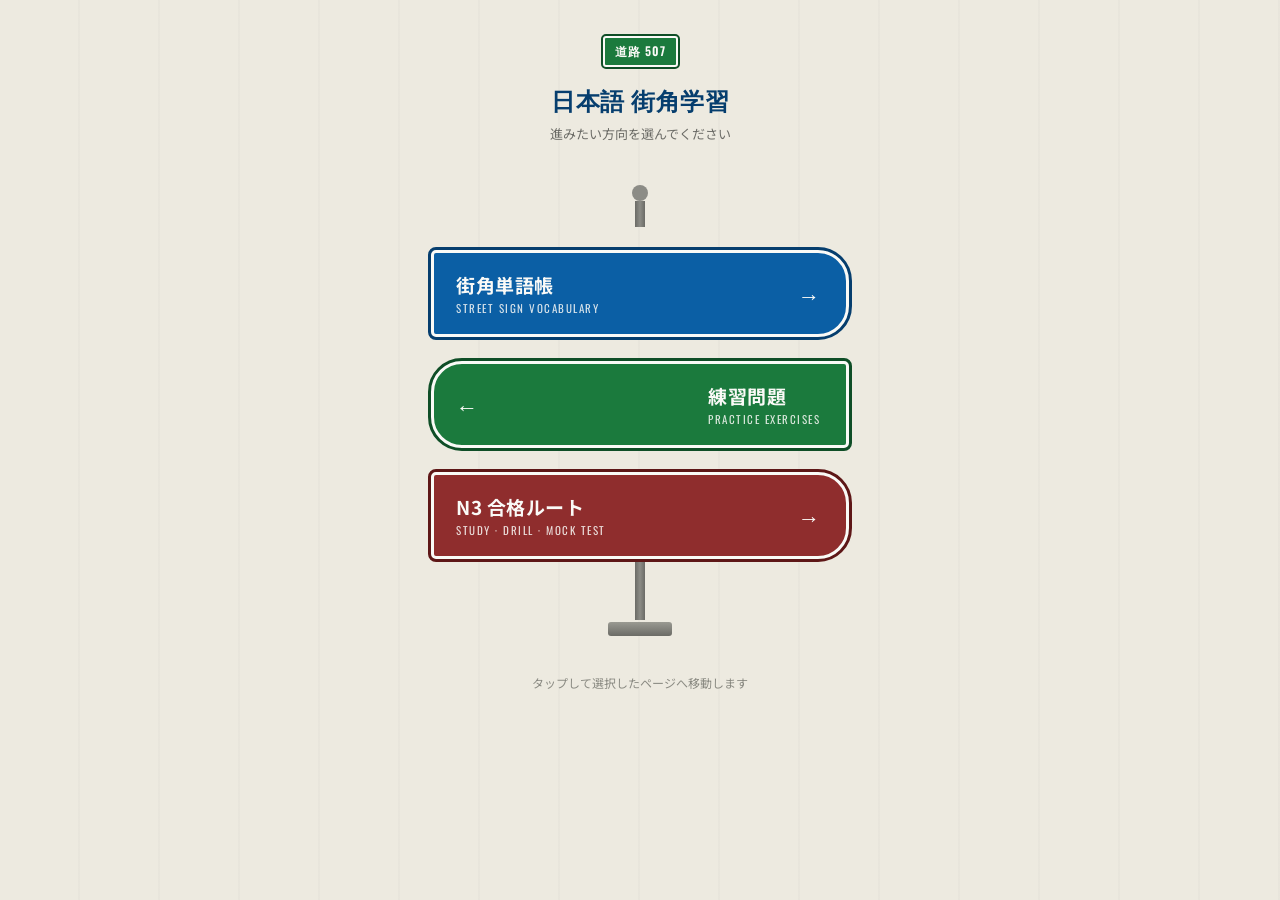
<file: index.html>
<!DOCTYPE html>
<html lang="ja">
<head>
<meta charset="UTF-8">
<meta name="viewport" content="width=device-width, initial-scale=1.0">
<title>日本語 街角学習</title>
<link rel="preconnect" href="https://fonts.googleapis.com">
<link rel="preconnect" href="https://fonts.gstatic.com" crossorigin>
<link href="https://fonts.googleapis.com/css2?family=Oswald:wght@500;600;700&family=Noto+Sans+JP:wght@400;500;700&display=swap" rel="stylesheet">
<style>
  :root{
    --sign-blue:#0B5FA5;
    --sign-blue-dark:#063E6E;
    --sign-green:#1B7A3D;
    --sign-green-dark:#0F4E27;
    --concrete:#EDEAE0;
    --concrete-line:#D8D4C6;
    --ink:#1C1C1C;
    --pole:#8C8C86;
    --white:#FAFAF7;
  }
  *{box-sizing:border-box;}
  body{
    margin:0;
    min-height:100vh;
    background:
      repeating-linear-gradient(90deg, transparent, transparent 78px, rgba(0,0,0,0.02) 78px, rgba(0,0,0,0.02) 80px),
      var(--concrete);
    font-family:'Noto Sans JP','Oswald',sans-serif;
    color:var(--ink);
    display:flex;
    flex-direction:column;
    align-items:center;
    padding:36px 16px 48px;
  }

  .masthead{text-align:center;margin-bottom:8px;}
  .masthead .route{
    display:inline-block;
    font-family:'Oswald',sans-serif;
    background:var(--sign-green);
    color:var(--white);
    font-weight:600;
    font-size:12px;
    letter-spacing:1px;
    padding:4px 10px;
    border:2px solid var(--white);
    outline:2px solid var(--sign-green-dark);
    border-radius:3px;
    margin-bottom:14px;
  }
  .masthead h1{
    font-family:'Oswald',sans-serif;
    font-weight:700;
    font-size:24px;
    letter-spacing:0.5px;
    margin:0 0 6px;
    color:var(--sign-blue-dark);
  }
  .masthead p{
    font-size:13px;
    color:#6b6b66;
    margin:0;
  }

  .signpost{
    display:flex;
    flex-direction:column;
    align-items:center;
    margin-top:34px;
    width:100%;
    max-width:420px;
  }
  .cap{
    width:16px;height:16px;
    background:var(--pole);
    border-radius:50%;
  }
  .pole-seg{
    width:10px;height:26px;
    background:linear-gradient(90deg,#6b6b66,var(--pole),#6b6b66);
  }

  .arm{
    position:relative;
    display:block;
    text-decoration:none;
    color:var(--white);
    width:100%;
    padding:18px 26px 18px 22px;
    margin-top:22px;
    border:4px solid var(--white);
    outline:3px solid var(--sign-blue-dark);
    outline-offset:-1px;
    display:flex;
    align-items:center;
    justify-content:space-between;
    gap:14px;
    transition:transform .15s ease, filter .15s ease;
  }
  .arm:active{transform:scale(0.97);}
  .arm:hover{filter:brightness(1.05);}

  .arm.right{
    background:var(--sign-blue);
    outline-color:var(--sign-blue-dark);
    border-radius:6px 32px 32px 6px;
  }
  .arm.left{
    background:var(--sign-green);
    outline-color:var(--sign-green-dark);
    border-radius:32px 6px 6px 32px;
    flex-direction:row-reverse;
  }
  .arm.n3{
    background:#8F2D2D;
    outline-color:#5E1717;
    border-radius:6px 32px 32px 6px;
  }

  .arm-text{display:flex;flex-direction:column;gap:2px;}
  .arm-jp{
    font-family:'Noto Sans JP',sans-serif;
    font-weight:700;
    font-size:19px;
    letter-spacing:0.5px;
  }
  .arm-en{
    font-family:'Oswald',sans-serif;
    font-size:11px;
    letter-spacing:1.5px;
    text-transform:uppercase;
    opacity:0.85;
  }
  .arm-arrow{
    font-family:'Oswald',sans-serif;
    font-size:22px;
    font-weight:600;
    flex:none;
  }

  .base{
    width:64px;height:14px;
    background:linear-gradient(180deg,#9a9a92,#6b6b66);
    border-radius:3px;
    margin-top:2px;
  }

  .footnote{
    margin-top:38px;
    font-size:12px;
    color:#8a8a82;
    text-align:center;
  }
</style>
</head>
<body>

  <div class="masthead">
    <span class="route">道路 507</span>
    <h1>日本語 街角学習</h1>
    <p>進みたい方向を選んでください</p>
  </div>

  <div class="signpost">
    <div class="cap"></div>
    <div class="pole-seg"></div>

    <a class="arm right" href="index_sign.html">
      <div class="arm-text">
        <span class="arm-jp">街角単語帳</span>
        <span class="arm-en">street sign vocabulary</span>
      </div>
      <span class="arm-arrow">→</span>
    </a>

    <a class="arm left" href="index_renshuu.html">
      <div class="arm-text">
        <span class="arm-jp">練習問題</span>
        <span class="arm-en">practice exercises</span>
      </div>
      <span class="arm-arrow">←</span>
    </a>

    <a class="arm n3" href="n3.html">
      <div class="arm-text">
        <span class="arm-jp">N3 合格ルート</span>
        <span class="arm-en">study · drill · mock test</span>
      </div>
      <span class="arm-arrow">→</span>
    </a>

    <div class="pole-seg" style="height:60px;"></div>
    <div class="base"></div>
  </div>

  <div class="footnote">タップして選択したページへ移動します</div>

</body>
</html>
</file>
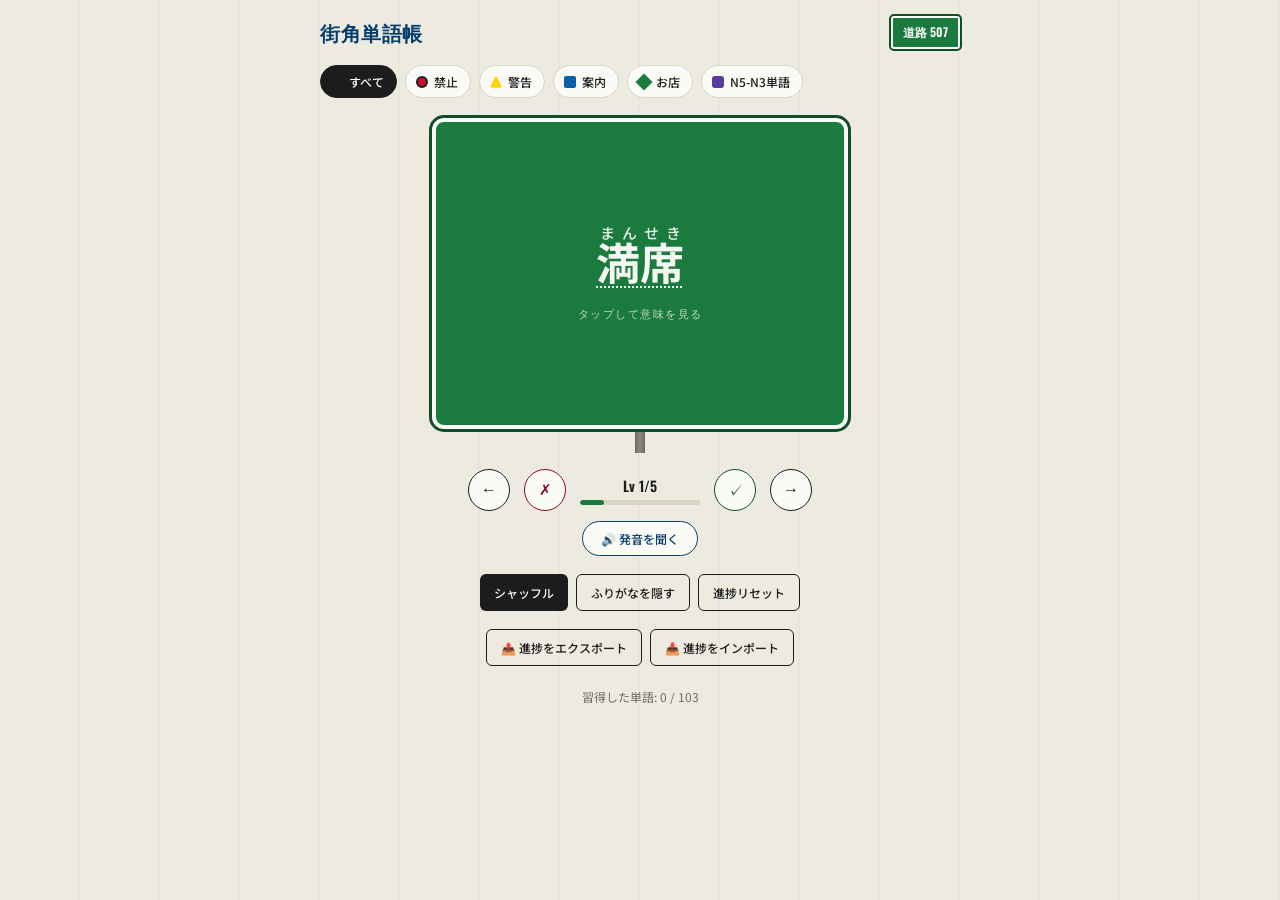
<file: index_sign.html>
<!DOCTYPE html>
<html lang="ja">
<head>
<meta charset="UTF-8">
<meta name="viewport" content="width=device-width, initial-scale=1.0, maximum-scale=1.0">
<title>日本の街角単語帳</title>
<script src="kanji-detail.js"></script>
<link rel="preconnect" href="https://fonts.googleapis.com">
<link rel="preconnect" href="https://fonts.gstatic.com" crossorigin>
<link href="https://fonts.googleapis.com/css2?family=Oswald:wght@500;600;700&family=Noto+Sans+JP:wght@400;500;700&display=swap" rel="stylesheet">
<style>
  :root{
    --sign-blue:#0B5FA5;
    --sign-blue-dark:#063E6E;
    --sign-red:#C8102E;
    --sign-red-dark:#8C0A20;
    --sign-yellow:#FFD400;
    --sign-yellow-dark:#9C7E00;
    --sign-green:#1B7A3D;
    --sign-green-dark:#0F4E27;
    --sign-purple:#5B3A9E;
    --sign-purple-dark:#3B2568;
    --concrete:#EDEAE0;
    --concrete-line:#D8D4C6;
    --ink:#1C1C1C;
    --pole:#8C8C86;
    --white:#FAFAF7;
  }
  *{box-sizing:border-box;}
  body{
    margin:0;
    background:
      repeating-linear-gradient(90deg, transparent, transparent 78px, rgba(0,0,0,0.02) 78px, rgba(0,0,0,0.02) 80px),
      var(--concrete);
    font-family:'Noto Sans JP','Oswald',sans-serif;
    color:var(--ink);
    padding:16px 12px 32px;
  }
  .wrap{max-width:640px;margin:0 auto;width:100%;}

  .masthead{
    display:flex;align-items:center;justify-content:space-between;
    flex-wrap:wrap;gap:8px;
    margin-bottom:16px;
  }
  .masthead h1{
    font-family:'Oswald',sans-serif;
    font-weight:700;
    font-size:clamp(17px,5vw,20px);
    letter-spacing:0.5px;
    margin:0;
    color:var(--sign-blue-dark);
  }
  .masthead .route{
    font-family:'Oswald',sans-serif;
    background:var(--sign-green);
    color:var(--white);
    font-weight:600;
    font-size:12px;
    padding:5px 10px;
    border:2px solid var(--white);
    outline:2px solid var(--sign-green-dark);
    border-radius:3px;
    white-space:nowrap;
  }

  .catbar{
    display:flex;gap:8px;flex-wrap:wrap;
    margin-bottom:18px;
  }
  .catbtn{
    font-family:'Noto Sans JP',sans-serif;
    font-size:12px;
    font-weight:500;
    border:none;
    cursor:pointer;
    padding:7px 12px 7px 10px;
    display:flex;align-items:center;gap:6px;
    border-radius:20px;
    background:var(--white);
    border:1.5px solid var(--concrete-line);
    color:var(--ink);
    transition:transform .12s ease;
  }
  .catbtn .dot{width:12px;height:12px;flex:none;}
  .catbtn.prohibit .dot{background:var(--sign-red);border-radius:50%;border:2px solid var(--ink);}
  .catbtn.warn .dot{background:var(--sign-yellow);clip-path:polygon(50% 0,100% 100%,0 100%);}
  .catbtn.guide .dot{background:var(--sign-blue);border-radius:2px;}
  .catbtn.shop .dot{background:var(--sign-green);transform:rotate(45deg);}
  .catbtn.study .dot{background:var(--sign-purple);border-radius:3px;}
  .catbtn.active{background:var(--ink);color:var(--white);border-color:var(--ink);}
  .catbtn:active{transform:scale(0.96);}

  .stage{
    display:flex;flex-direction:column;align-items:center;
    margin-bottom:16px;
  }

  .pole{
    width:10px;height:22px;
    background:linear-gradient(90deg,#6b6b66,var(--pole),#6b6b66);
    border-radius:2px 2px 0 0;
  }

  .signboard{
    width:100%;
    max-width:420px;
    aspect-ratio:4/3;
    perspective:1400px;
    cursor:pointer;
    user-select:none;
  }
  .signboard .inner{
    position:relative;width:100%;height:100%;
    transition:transform .5s cubic-bezier(.4,.2,.2,1);
    transform-style:preserve-3d;
  }
  .signboard.flipped .inner{transform:rotateY(180deg);}
  .face{
    position:absolute;inset:0;
    border-radius:14px;
    backface-visibility:hidden;
    display:flex;flex-direction:column;align-items:center;justify-content:center;
    padding:16px;
    border:6px solid var(--white);
    outline:3px solid var(--sign-blue-dark);
    outline-offset:-2px;
  }
  .face.front{background:var(--sign-blue);color:var(--white);}
  .face.back{
    background:var(--white);
    color:var(--ink);
    transform:rotateY(180deg);
    outline-color:var(--sign-blue-dark);
    overflow-y:auto;
    justify-content:flex-start;
    padding-top:22px;
  }
  .radical-note{
    margin-top:14px;
    font-size:12px;
    line-height:1.55;
    text-align:center;
    color:#4a4a45;
    background:var(--concrete);
    border:1px dashed var(--concrete-line);
    border-radius:8px;
    padding:10px 12px;
  }
  .radical-note b{color:var(--ink);}
  .cat-prohibit .face{outline-color:var(--sign-red-dark);}
  .cat-prohibit .face.front{background:var(--sign-red);}
  .cat-warn .face{outline-color:var(--sign-yellow-dark);}
  .cat-warn .face.front{background:var(--sign-yellow);color:var(--ink);}
  .cat-guide .face{outline-color:var(--sign-blue-dark);}
  .cat-guide .face.front{background:var(--sign-blue);}
  .cat-shop .face{outline-color:var(--sign-green-dark);}
  .cat-shop .face.front{background:var(--sign-green);}
  .cat-study .face{outline-color:var(--sign-purple-dark);}
  .cat-study .face.front{background:var(--sign-purple);}

  .kanji-line{
    font-weight:700;
    line-height:1.3;text-align:center;
    word-break:keep-all;
  }
  .kanji-line.len-s{font-size:clamp(30px,9vw,44px);}
  .kanji-line.len-m{font-size:clamp(24px,7.5vw,36px);}
  .kanji-line.len-l{font-size:clamp(19px,6vw,28px);}
  .kanji-line.len-xl{font-size:clamp(15px,5vw,22px);}
  ruby{ruby-position:over;}
  rt{font-size:0.34em;font-weight:500;opacity:0.92;transition:opacity .15s ease;}
  body.hide-furi rt{opacity:0;}
  body.hide-furi .kanji-line{cursor:pointer;}
  body.hide-furi .kanji-line::after{
    content:'タップで読み方を確認';
    display:block;font-family:'Oswald',sans-serif;
    font-size:10px;letter-spacing:1px;text-transform:uppercase;
    opacity:0.75;margin-top:8px;
  }
  body.hide-furi .kanji-line.reveal rt{opacity:0.92;}
  body.hide-furi .kanji-line.reveal::after{display:none;}
  .hint{
    margin-top:14px;font-family:'Oswald',sans-serif;
    font-size:11px;letter-spacing:1.5px;text-transform:uppercase;
    opacity:0.75;
  }
  .meaning{
    font-size:clamp(16px,4.8vw,24px);font-weight:500;text-align:center;line-height:1.4;
  }
  .cat-label{
    font-family:'Oswald',sans-serif;
    font-size:11px;letter-spacing:1.5px;text-transform:uppercase;
    color:var(--sign-blue-dark);
    margin-top:10px;
  }
  .cat-prohibit .cat-label{color:var(--sign-red-dark);}
  .cat-warn .cat-label{color:var(--sign-yellow-dark);}
  .cat-guide .cat-label{color:var(--sign-blue-dark);}
  .cat-shop .cat-label{color:var(--sign-green-dark);}
  .cat-study .cat-label{color:var(--sign-purple-dark);}

  .controls{
    display:flex;align-items:center;justify-content:center;gap:clamp(8px,3vw,14px);
    margin-top:16px;
  }
  .ctrlbtn{
    background:var(--white);
    border:1.5px solid var(--ink);
    color:var(--ink);
    width:clamp(36px,10vw,42px);height:clamp(36px,10vw,42px);
    flex:none;
    border-radius:50%;
    font-size:16px;
    cursor:pointer;
    display:flex;align-items:center;justify-content:center;
    transition:transform .1s ease;
  }
  .ctrlbtn:active{transform:scale(0.9);}
  .ctrlbtn.skip{border-color:var(--sign-red-dark);color:var(--sign-red-dark);font-size:15px;}
  .ctrlbtn.know{border-color:var(--sign-green-dark);color:var(--sign-green-dark);font-size:15px;}
  .audiorow{display:flex;justify-content:center;margin-top:10px;}
  .audiorow .ctrlbtn.audio{
    width:auto;height:auto;border-radius:20px;
    padding:8px 18px;
    font-family:'Noto Sans JP',sans-serif;
    font-size:12px;font-weight:500;
    border-color:var(--sign-blue-dark);color:var(--sign-blue-dark);
    gap:6px;
  }
  .progress-post{
    display:flex;flex-direction:column;align-items:center;
    font-family:'Oswald',sans-serif;
    flex:none;
  }
  .progress-num{font-size:14px;font-weight:600;white-space:nowrap;}
  .progress-track{
    width:clamp(70px,22vw,120px);height:5px;background:var(--concrete-line);
    border-radius:3px;overflow:hidden;margin-top:4px;
  }
  .progress-fill{height:100%;background:var(--sign-green);border-radius:3px;transition:width .25s ease;}

  .toolbar{
    display:flex;flex-wrap:wrap;justify-content:center;gap:8px;margin-top:18px;
  }
  .toolbtn{
    font-family:'Noto Sans JP',sans-serif;
    font-size:12px;font-weight:500;
    background:var(--ink);color:var(--white);
    border:none;border-radius:6px;
    padding:9px 14px;cursor:pointer;
    white-space:nowrap;
  }
  .toolbtn.secondary{background:transparent;color:var(--ink);border:1.5px solid var(--ink);}
  .toolbtn:active{transform:scale(0.97);}

  .footnote{
    text-align:center;font-size:12px;color:#6b6b66;margin-top:22px;
    font-family:'Noto Sans JP',sans-serif;
  }

  @media (max-width:360px){
    .catbtn{font-size:11px;padding:6px 10px 6px 8px;}
    .hint{font-size:10px;}
    .progress-num{font-size:12px;}
  }

  .kj{
    cursor:pointer;
    text-decoration:underline dotted currentColor;
    text-underline-offset:6px;
    text-decoration-thickness:1.5px;
    opacity:0.98;
  }
  .kj:active{opacity:0.6;}

  .kanji-modal{
    position:fixed;inset:0;
    background:rgba(20,18,14,0.6);
    display:flex;align-items:center;justify-content:center;
    padding:20px;
    z-index:60;
    opacity:0;pointer-events:none;
    transition:opacity .18s ease;
  }
  .kanji-modal.open{opacity:1;pointer-events:auto;}
  .kanji-modal-content{
    background:var(--white);
    border-radius:16px;
    max-width:380px;width:100%;
    max-height:82vh;overflow-y:auto;
    padding:24px 20px 26px;
    position:relative;
    border:3px solid var(--ink);
    font-family:'Noto Sans JP',sans-serif;
  }
  .kj-modal-close{
    position:absolute;top:12px;right:14px;
    font-size:20px;line-height:1;
    cursor:pointer;color:#8a8a82;
    width:28px;height:28px;
    display:flex;align-items:center;justify-content:center;
    border-radius:50%;
  }
  .kj-modal-close:active{background:var(--concrete);}
  .kj-modal-char{
    font-weight:700;font-size:58px;text-align:center;
    color:var(--sign-blue-dark);margin-bottom:2px;
  }
  .kj-modal-yomi{
    display:flex;justify-content:center;gap:8px;flex-wrap:wrap;
    margin-bottom:4px;
  }
  .kj-modal-yomi span{
    font-family:'Noto Sans JP',sans-serif;
    font-size:13px;font-weight:500;
    padding:3px 10px;border-radius:12px;
  }
  .yomi-on{background:#e3ecf5;color:var(--sign-blue-dark);}
  .yomi-kun{background:#eee7f7;color:var(--sign-purple-dark);}
  .kj-modal-section-title{
    font-family:'Oswald',sans-serif;
    font-size:11px;letter-spacing:1.5px;text-transform:uppercase;
    color:#8a8a82;margin-top:18px;margin-bottom:8px;
  }
  .kj-comp-list{display:flex;flex-direction:column;gap:6px;}
  .kj-comp{
    display:flex;align-items:center;gap:12px;
    background:var(--concrete);border-radius:8px;
    padding:9px 12px;
  }
  .kj-comp-ch{
    font-weight:700;font-size:24px;color:var(--ink);
    flex:none;width:34px;text-align:center;
  }
  .kj-comp-m{font-size:13px;color:#4a4a45;line-height:1.4;}
  .kj-modal-mnemonic{font-size:14.5px;line-height:1.65;color:#2a2a26;}
  .kj-modal-example{font-size:15px;display:flex;align-items:baseline;gap:8px;flex-wrap:wrap;}
  .kj-modal-example ruby{ruby-position:over;}
  .kj-modal-example rt{font-size:11px;}
  .kj-modal-example .ex-m{color:#4a4a45;font-size:13px;}
  .kj-modal-sentence{font-size:15px;line-height:1.6;color:#1a1a18;}
  .kj-modal-sentence-m{font-size:13px;color:#6b6b66;margin-top:3px;font-style:italic;}
</style>
</head>
<body>
<div class="wrap">

  <div class="masthead">
    <h1>街角単語帳</h1>
    <span class="route">道路 507</span>
  </div>

  <div class="catbar" id="catbar">
    <button class="catbtn active" data-cat="all"><span class="dot" style="background:var(--ink);border-radius:2px;"></span>すべて</button>
    <button class="catbtn prohibit" data-cat="prohibit"><span class="dot"></span>禁止</button>
    <button class="catbtn warn" data-cat="warn"><span class="dot"></span>警告</button>
    <button class="catbtn guide" data-cat="guide"><span class="dot"></span>案内</button>
    <button class="catbtn shop" data-cat="shop"><span class="dot"></span>お店</button>
    <button class="catbtn study" data-cat="study"><span class="dot"></span>N5-N3単語</button>
  </div>

  <div class="stage">
    <div class="signboard" id="signboard">
      <div class="inner">
        <div class="face front" id="faceFront">
          <div class="kanji-line" id="kanjiLine"></div>
          <div class="hint">タップして意味を見る</div>
        </div>
        <div class="face back" id="faceBack">
          <div class="meaning" id="meaningText"></div>
          <div class="cat-label" id="catLabel"></div>
          <div class="radical-note" id="radicalNote"></div>
        </div>
      </div>
    </div>
    <div class="pole"></div>
  </div>

  <div class="controls">
    <button class="ctrlbtn" id="prevBtn" aria-label="前へ">←</button>
    <button class="ctrlbtn skip" id="skipBtn" aria-label="まだ覚えていない">✗</button>
    <div class="progress-post">
      <div class="progress-num" id="progressNum">Lv 1/5</div>
      <div class="progress-track"><div class="progress-fill" id="progressFill"></div></div>
    </div>
    <button class="ctrlbtn know" id="knowBtn" aria-label="覚えた">✓</button>
    <button class="ctrlbtn" id="nextBtn" aria-label="次へ">→</button>
  </div>
  <div class="audiorow">
    <button class="ctrlbtn audio" id="audioBtn" aria-label="発音を聞く">🔊 発音を聞く</button>
  </div>

  <div class="toolbar">
    <button class="toolbtn" id="shuffleBtn">シャッフル</button>
    <button class="toolbtn secondary" id="furiBtn">ふりがなを隠す</button>
    <button class="toolbtn secondary" id="resetBtn">進捗リセット</button>
  </div>
  <div class="toolbar">
    <button class="toolbtn secondary" id="exportBtn">📤 進捗をエクスポート</button>
    <button class="toolbtn secondary" id="importBtn">📥 進捗をインポート</button>
    <input type="file" id="importFile" accept="application/json" style="display:none;">
  </div>

  <div class="footnote" id="footnote">習得した単語: 0 / 103</div>
</div>

<div class="kanji-modal" id="kanjiModal">
  <div class="kanji-modal-content" id="kanjiModalContent"></div>
</div>

<script>
const DATA = [
  {k:"入口",f:"いりぐち",m:"Pintu masuk",cat:"guide"},
  {k:"出口",f:"でぐち",m:"Pintu keluar",cat:"guide"},
  {k:"非常口",f:"ひじょうぐち",m:"Pintu darurat",cat:"guide"},
  {k:"営業中",f:"えいぎょうちゅう",m:"Sedang buka (toko)",cat:"shop"},
  {k:"準備中",f:"じゅんびちゅう",m:"Sedang tutup / persiapan",cat:"shop"},
  {k:"定休日",f:"ていきゅうび",m:"Hari libur tetap",cat:"shop"},
  {k:"立入禁止",f:"たちいりきんし",m:"Dilarang masuk",cat:"prohibit"},
  {k:"駐車禁止",f:"ちゅうしゃきんし",m:"Dilarang parkir",cat:"prohibit"},
  {k:"駐車場",f:"ちゅうしゃじょう",m:"Tempat parkir",cat:"guide"},
  {k:"一方通行",f:"いっぽうつうこう",m:"Jalan satu arah",cat:"prohibit"},
  {k:"止まれ",f:"とまれ",m:"Berhenti",cat:"prohibit"},
  {k:"徐行",f:"じょこう",m:"Pelan-pelan",cat:"warn"},
  {k:"横断歩道",f:"おうだんほどう",m:"Zebra cross",cat:"guide"},
  {k:"歩行者専用",f:"ほこうしゃせんよう",m:"Khusus pejalan kaki",cat:"guide"},
  {k:"工事中",f:"こうじちゅう",m:"Sedang ada konstruksi",cat:"warn"},
  {k:"危険",f:"きけん",m:"Bahaya",cat:"warn"},
  {k:"注意",f:"ちゅうい",m:"Perhatian / hati-hati",cat:"warn"},
  {k:"火気厳禁",f:"かきげんきん",m:"Dilarang keras menyalakan api",cat:"prohibit"},
  {k:"喫煙所",f:"きつえんじょ",m:"Area merokok",cat:"guide"},
  {k:"禁煙",f:"きんえん",m:"Dilarang merokok",cat:"prohibit"},
  {k:"トイレ",f:"トイレ",m:"Toilet",cat:"guide"},
  {k:"お手洗い",f:"おてあらい",m:"Kamar kecil (halus)",cat:"guide"},
  {k:"案内所",f:"あんないじょ",m:"Pusat informasi",cat:"guide"},
  {k:"両替",f:"りょうがえ",m:"Penukaran uang",cat:"shop"},
  {k:"割引",f:"わりびき",m:"Diskon",cat:"shop"},
  {k:"特売",f:"とくばい",m:"Obral / promo khusus",cat:"shop"},
  {k:"新発売",f:"しんはつばい",m:"Rilis baru",cat:"shop"},
  {k:"売り切れ",f:"うりきれ",m:"Habis terjual",cat:"shop"},
  {k:"予約席",f:"よやくせき",m:"Kursi reservasi",cat:"shop"},
  {k:"満席",f:"まんせき",m:"Penuh (kursi/tempat)",cat:"shop"},
  {k:"空室",f:"くうしつ",m:"Kamar kosong (hotel)",cat:"shop"},
  {k:"貸切",f:"かしきり",m:"Disewa penuh / private",cat:"shop"},
  {k:"交番",f:"こうばん",m:"Pos polisi",cat:"guide"},
  {k:"病院",f:"びょういん",m:"Rumah sakit",cat:"guide"},
  {k:"郵便局",f:"ゆうびんきょく",m:"Kantor pos",cat:"guide"},
  {k:"銀行",f:"ぎんこう",m:"Bank",cat:"guide"},
  {k:"薬局",f:"やっきょく",m:"Apotek",cat:"guide"},
  {k:"停留所",f:"ていりゅうじょ",m:"Halte bus",cat:"guide"},
  {k:"踏切",f:"ふみきり",m:"Perlintasan kereta",cat:"warn"},
  {k:"落石注意",f:"らくせきちゅうい",m:"Awas batu jatuh",cat:"warn"},
  {k:"迂回",f:"うかい",m:"Jalan memutar / alternatif",cat:"guide"},
  {k:"通行止め",f:"つうこうどめ",m:"Jalan ditutup",cat:"prohibit"},
  {k:"速度制限",f:"そくどせいげん",m:"Batas kecepatan",cat:"prohibit"},
  {k:"譲れ",f:"ゆずれ",m:"Beri jalan (prioritas)",cat:"warn"},
  {k:"私有地",f:"しゆうち",m:"Tanah pribadi",cat:"prohibit"},
  {k:"監視カメラ作動中",f:"かんしカメラさどうちゅう",m:"CCTV sedang aktif",cat:"guide"},
  {k:"開店",f:"かいてん",m:"Toko buka",cat:"shop"},
  {k:"閉店",f:"へいてん",m:"Toko tutup",cat:"shop"},
  {k:"各種取扱",f:"かくしゅとりあつかい",m:"Menjual / melayani berbagai jenis",cat:"shop"},
  {k:"コインロッカー",f:"コインロッカー",m:"Loker koin",cat:"guide"},
  {k:"自動販売機",f:"じどうはんばいき",m:"Mesin penjual otomatis",cat:"guide"},
  {k:"24時間営業",f:"にじゅうよじかんえいぎょう",m:"Buka 24 jam",cat:"shop"},
  {k:"現金のみ",f:"げんきんのみ",m:"Hanya tunai",cat:"shop"},
  {k:"お持ち帰り",f:"おもちかえり",m:"Bawa pulang / take away",cat:"shop"},
  {k:"満車",f:"まんしゃ",m:"Parkir penuh",cat:"guide"},
  {k:"空車",f:"くうしゃ",m:"Kosong (parkir/taksi)",cat:"guide"},
  {k:"有料",f:"ゆうりょう",m:"Berbayar",cat:"guide"},
  {k:"無料",f:"むりょう",m:"Gratis",cat:"guide"},
  {k:"撮影禁止",f:"さつえいきんし",m:"Dilarang memotret",cat:"prohibit"},
  {k:"スリップ注意",f:"スリップちゅうい",m:"Awas licin",cat:"warn"},
  {k:"頭上注意",f:"ずじょうちゅうい",m:"Awas kepala terbentur",cat:"warn"},
  {k:"段差注意",f:"だんさちゅうい",m:"Awas ada undakan",cat:"warn"},
  {k:"濡れています",f:"ぬれています",m:"Lantai basah",cat:"warn"},
  {k:"自転車専用",f:"じてんしゃせんよう",m:"Khusus sepeda",cat:"guide"},
  {k:"消火器",f:"しょうかき",m:"Alat pemadam api",cat:"guide"},
  {k:"避難場所",f:"ひなんばしょ",m:"Tempat evakuasi",cat:"guide"},
  {k:"給油所",f:"きゅうゆじょ",m:"SPBU",cat:"guide"},
  {k:"温泉",f:"おんせん",m:"Pemandian air panas",cat:"guide"},
  {k:"神社",f:"じんじゃ",m:"Kuil Shinto",cat:"guide"},
  {k:"お寺",f:"おてら",m:"Kuil Buddha",cat:"guide"},
  {k:"展望台",f:"てんぼうだい",m:"Dek pemandangan",cat:"guide"},
  {k:"車両進入禁止",f:"しゃりょうしんにゅうきんし",m:"Kendaraan dilarang masuk",cat:"prohibit"},
  {k:"動物注意",f:"どうぶつちゅうい",m:"Awas hewan menyeberang",cat:"warn"},
  {k:"転落注意",f:"てんらくちゅうい",m:"Awas jatuh",cat:"warn"},
  {k:"使用中",f:"しようちゅう",m:"Sedang digunakan",cat:"shop"},
  {k:"故障中",f:"こしょうちゅう",m:"Sedang rusak",cat:"shop"},
  {k:"お会計はこちら",f:"おかいけいはこちら",m:"Kasir di sini",cat:"shop"},
  {k:"ラストオーダー",f:"ラストオーダー",m:"Pesanan terakhir",cat:"shop"},
  {k:"ペット同伴可",f:"ペットどうはんか",m:"Boleh bawa hewan peliharaan",cat:"shop"},
  {k:"食べる",f:"たべる",m:"Makan",cat:"study"},
  {k:"飲む",f:"のむ",m:"Minum",cat:"study"},
  {k:"見る",f:"みる",m:"Melihat",cat:"study"},
  {k:"聞く",f:"きく",m:"Mendengar / bertanya",cat:"study"},
  {k:"話す",f:"はなす",m:"Berbicara",cat:"study"},
  {k:"読む",f:"よむ",m:"Membaca",cat:"study"},
  {k:"書く",f:"かく",m:"Menulis",cat:"study"},
  {k:"買う",f:"かう",m:"Membeli",cat:"study"},
  {k:"来る",f:"くる",m:"Datang",cat:"study"},
  {k:"学校",f:"がっこう",m:"Sekolah",cat:"study"},
  {k:"先生",f:"せんせい",m:"Guru",cat:"study"},
  {k:"友達",f:"ともだち",m:"Teman",cat:"study"},
  {k:"家族",f:"かぞく",m:"Keluarga",cat:"study"},
  {k:"大きい",f:"おおきい",m:"Besar",cat:"study"},
  {k:"小さい",f:"ちいさい",m:"Kecil",cat:"study"},
  {k:"古い",f:"ふるい",m:"Lama / tua",cat:"study"},
  {k:"高い",f:"たかい",m:"Tinggi / mahal",cat:"study"},
  {k:"安い",f:"やすい",m:"Murah",cat:"study"},
  {k:"忙しい",f:"いそがしい",m:"Sibuk",cat:"study"},
  {k:"元気",f:"げんき",m:"Sehat / semangat",cat:"study"},
  {k:"天気",f:"てんき",m:"Cuaca",cat:"study"},
  {k:"経験",f:"けいけん",m:"Pengalaman",cat:"study"},
  {k:"説明",f:"せつめい",m:"Penjelasan",cat:"study"},
  {k:"到着",f:"とうちゃく",m:"Tiba",cat:"study"},
];

const RADICALS = {
  "入口": "入 (masuk) + 口 (mulut/lubang) → lubang tempat masuk",
  "出口": "出 (keluar, kaki melangkah keluar dari gua) + 口 (lubang) → lubang tempat keluar",
  "非常口": "非 (bukan/salah, dua sayap berlawanan) + 常 (biasa) + 口 (lubang) → pintu untuk keadaan yang bukan biasa",
  "営業中": "営 (mengelola, api+markas) + 業 (usaha/pekerjaan) + 中 (sedang/tengah) → sedang menjalankan usaha",
  "準備中": "準 (standar, air+burung elang) + 備 (orang+lengkap) + 中 (sedang) → sedang menyiapkan standar/kelengkapan",
  "定休日": "定 (menetapkan, atap+benar) + 休 (orang bersandar di pohon = istirahat) + 日 (hari) → hari istirahat yang ditetapkan",
  "立入禁止": "立 (berdiri) + 入 (masuk) + 禁 (hutan+altar = larangan suci) + 止 (jejak kaki = berhenti) → dilarang berdiri/masuk, harus berhenti",
  "駐車禁止": "駐 (kuda+tuan = berhenti di satu titik) + 車 (roda kendaraan) + 禁止 (larangan) → kendaraan dilarang berhenti/parkir",
  "駐車場": "駐 (berhenti) + 車 (kendaraan) + 場 (tanah+matahari terbit = tempat terbuka) → tempat kendaraan berhenti",
  "一方通行": "一 (satu) + 方 (arah) + 通 (berjalan+tabung = melalui) + 行 (persimpangan jalan = pergi) → jalan yang dilalui satu arah",
  "止まれ": "止 (piktograf jejak kaki yang berhenti melangkah) → berhenti",
  "徐行": "徐 (melangkah pelan+sisa) + 行 (jalan) → berjalan perlahan",
  "横断歩道": "横 (pohon+kuning = melintang) + 断 (memutus) + 歩 (dua kaki melangkah) + 道 (berjalan+kepala = jalan) → jalur melintang untuk melangkah kaki",
  "歩行者専用": "歩 (melangkah) + 行 (jalan) + 者 (orang) + 専 (ladang+tangan = khusus) + 用 (piktograf ember = guna) → jalan khusus untuk orang berjalan kaki",
  "工事中": "工 (alat tukang) + 事 (tangan memegang alat = urusan) + 中 (sedang) → sedang ada pekerjaan konstruksi",
  "危険": "危 (orang membungkuk di tebing = bahaya) + 険 (bukit+curam) → tebing curam yang berbahaya",
  "注意": "注 (air+tuan = menuangkan/fokus) + 意 (suara+hati = maksud) → menuangkan hati/pikiran fokus ke sesuatu",
  "火気厳禁": "火 (api) + 気 (uap/udara) + 厳 (berani+tegas) + 禁 (larangan) → dilarang keras menyalakan api",
  "喫煙所": "喫 (mulut+kontrak = menghisap) + 煙 (api+asap) + 所 (tempat) → tempat menghisap asap",
  "禁煙": "禁 (larangan suci) + 煙 (api/asap) → larangan berasap (merokok)",
  "トイレ": "Kata serapan dari bahasa Inggris 'toilet' — katakana, tidak ada kanji untuk dipecah",
  "お手洗い": "手 (piktograf tangan) + 洗 (air+dulu/depan = mencuci) → tempat mencuci tangan (istilah halus untuk toilet)",
  "案内所": "案 (tenang+kayu = meja rencana) + 内 (bingkai+masuk = dalam) + 所 (tempat) → tempat memberi info ke dalam",
  "両替": "両 (piktograf timbangan dua sisi = kedua) + 替 (dua orang+matahari = mengganti) → menukar kedua sisi (uang)",
  "割引": "割 (bahaya+pisau = memotong) + 引 (busur ditarik = menarik) → memotong harga dengan menarik turun",
  "特売": "特 (sapi+kuil = khusus, sapi kurban) + 売 (menjual) → penjualan khusus",
  "新発売": "新 (dekat+kapak = baru ditebang) + 発 (kaki melangkah+busur = berangkat/terbit) + 売 (menjual) → baru diterbitkan untuk dijual",
  "売り切れ": "売 (menjual) + 切 (mirip pisau+pisau = memotong) → stok jualan terpotong habis",
  "予約席": "予 (piktograf alat tenun = sebelumnya) + 約 (benang+sendok = mengikat janji) + 席 (atap+kain = tempat duduk) → tempat duduk yang sudah dijanjikan sebelumnya",
  "満席": "満 (air+penuh) + 席 (tempat duduk) → tempat duduk penuh sesak",
  "空室": "空 (lubang gua+alat = kosong/langit) + 室 (atap+sampai = ruangan) → ruangan kosong",
  "貸切": "貸 (mengganti+uang kerang = meminjamkan) + 切 (memotong) → dipinjamkan secara utuh/khusus",
  "交番": "交 (piktograf kaki bersilang = bertukar) + 番 (memilah+sawah = giliran) → tempat petugas bertukar giliran jaga",
  "病院": "病 (sakit) + 院 (bukit/dinding+lengkap = institusi besar) → institusi besar untuk orang sakit",
  "郵便局": "郵 (menjuntai+kota = pos) + 便 (orang+mengubah = kenyamanan) + 局 (atap+kurva = kantor) → kantor layanan pos kota",
  "銀行": "銀 (logam+keras kepala = perak) + 行 (usaha/pergi) → usaha yang berkaitan dengan uang/perak",
  "薬局": "薬 (tumbuhan+senang = obat) + 局 (kantor) → kantor tumbuhan obat yang menyembuhkan",
  "停留所": "停 (orang+paviliun = berhenti) + 留 (sawah+menahan = tinggal) + 所 (tempat) → tempat orang berhenti dan menunggu",
  "踏切": "踏 (kaki+tumpang tindih = menginjak) + 切 (memotong) → tempat kaki menginjak jalur rel yang terpotong",
  "落石注意": "落 (tumbuhan+air mengalir = jatuh, daun jatuh) + 石 (piktograf batu di tebing) + 注意 (perhatian) → perhatikan batu jatuh",
  "迂回": "迂 (berjalan+berputar) + 回 (piktograf pusaran dalam kotak) → berjalan memutar",
  "通行止め": "通 (melalui) + 行 (jalan) + 止 (berhenti) → jalan yang dilalui dihentikan",
  "速度制限": "速 (berjalan+ikatan = cepat) + 度 (atap+tangan = derajat) + 制 (cabang+pisau = kontrol) + 限 (bukit+berhenti = batas) → mengontrol batas kecepatan",
  "譲れ": "譲 (kata+襄 = mengalah) → mengalah lewat perkataan (memberi jalan)",
  "私有地": "私 (padi+pribadi) + 有 (daging+tangan = memiliki) + 地 (tanah+也) → tanah yang dimiliki pribadi",
  "監視カメラ作動中": "監 (mata besar+piring = mengawasi) + 視 (menunjukkan+melihat = memandang) + 作 (orang+membuat) + 動 (berat+tenaga = bergerak) + 中 (sedang) → kamera pengawas sedang aktif bergerak",
  "開店": "開 (gerbang+tangan membuka palang) + 店 (atap+menempati = toko) → membuka toko",
  "閉店": "閉 (gerbang+palang tertutup) + 店 (toko) → menutup toko",
  "各種取扱": "各 (kaki turun+mulut = masing-masing) + 種 (padi+tumpuk = jenis/benih) + 取 (telinga+tangan = mengambil) + 扱 (tangan+mencapai = menangani) → menangani masing-masing jenis barang",
  "コインロッカー": "Kata serapan 'coin locker' — katakana, tidak ada kanji untuk dipecah",
  "自動販売機": "自 (piktograf hidung = diri sendiri) + 動 (bergerak) + 販 (uang+kebalikan = berdagang) + 売 (menjual) + 機 (kayu+hampir = mesin) → mesin yang bergerak sendiri menjual dagangan",
  "24時間営業": "時 (matahari+kuil = waktu) + 間 (gerbang+matahari = celah waktu) + 営業 (usaha) → usaha buka sepanjang celah waktu",
  "現金のみ": "現 (raja/permata+melihat = nyata) + 金 (piktograf logam dalam tanah = uang) → uang yang terlihat nyata (tunai)",
  "お持ち帰り": "持 (tangan+kuil = memegang) + 帰 (kain+sapu = pulang) → memegang lalu dibawa pulang",
  "満車": "満 (penuh) + 車 (kendaraan) → kendaraan (parkir) penuh",
  "空車": "空 (kosong) + 車 (kendaraan) → kendaraan/parkir kosong",
  "有料": "有 (memiliki) + 料 (beras+takaran = biaya, mengukur beras) → memiliki biaya",
  "無料": "無 (piktograf orang menari dgn kain = tidak ada) + 料 (biaya) → tidak ada biaya",
  "撮影禁止": "撮 (tangan+paling = memotret) + 影 (pemandangan+garis cahaya = bayangan/foto) + 禁止 (larangan) → dilarang mengambil bayangan (foto)",
  "スリップ注意": "スリップ (serapan 'slip') + 注意 (perhatian, tuangkan hati) → perhatikan licin",
  "頭上注意": "頭 (wadah+kepala) + 上 (garis di atas garis) + 注意 (perhatian) → perhatikan bagian atas kepala",
  "段差注意": "段 (alat pemukul+tangga = tingkat) + 差 (perbedaan) + 注意 (perhatian) → perhatikan perbedaan tingkat (undakan)",
  "濡れています": "濡 (air+butuh, hujan yang harus turun) → menjadi basah",
  "自転車専用": "自 (diri sendiri) + 転 (kendaraan+berputar = berputar) + 車 (kendaraan) + 専用 (khusus guna) → kendaraan yang diputar sendiri (sepeda), khusus digunakan",
  "消火器": "消 (air+kecil = memadamkan) + 火 (api) + 器 (anjing+wadah = alat) → alat air pemadam api",
  "避難場所": "避 (berjalan+menyingkir = menghindar) + 難 (burung+sulit = bencana) + 場所 (tempat) → tempat menghindar dari bencana",
  "給油所": "給 (benang+gabung = memberi/pasokan) + 油 (air+dari = minyak) + 所 (tempat) → tempat memasok minyak",
  "温泉": "温 (air+hangat, matahari+piring) + 泉 (putih+air = mata air) → mata air hangat",
  "神社": "神 (altar+petir = dewa) + 社 (altar+tanah = kuil) → altar tanah untuk dewa",
  "お寺": "寺 (tanah+tangan mengukur, awalnya berarti lembaga/istana) → kuil",
  "展望台": "展 (tubuh+berkembang = memamerkan) + 望 (hilang+bulan+berdiri = melihat jauh/harap) + 台 (pribadi+mulut = platform) → platform untuk melihat pemandangan jauh",
  "車両進入禁止": "車 (kendaraan) + 両 (kedua/timbangan) + 進 (berjalan+burung = maju) + 入 (masuk) + 禁止 (larangan) → kendaraan dilarang maju masuk",
  "動物注意": "動 (bergerak) + 物 (sapi+勿 = benda/makhluk) + 注意 (perhatian) → perhatikan makhluk yang bergerak",
  "転落注意": "転 (berputar/berpindah) + 落 (jatuh, daun jatuh) + 注意 (perhatian) → perhatikan risiko jatuh",
  "使用中": "使 (orang+pejabat = menyuruh/menggunakan) + 用 (guna) + 中 (sedang) → sedang digunakan",
  "故障中": "故 (lama+tindakan = sebab/lama) + 障 (bukit+lencana = halangan) + 中 (sedang) → sedang ada halangan (rusak)",
  "お会計はこちら": "会 (orang bertemu) + 計 (kata+sepuluh = menghitung) → tempat bertemu untuk menghitung (bayar)",
  "ラストオーダー": "Kata serapan 'last order' — katakana, tidak ada kanji untuk dipecah",
  "ペット同伴可": "同 (bingkai+mulut = sama) + 伴 (orang+setengah = menemani) + 可 (mulut+丂 = boleh) → boleh menemani bersama-sama",
  "食べる": "食 (piktograf wadah makanan tertutup) — memakan sesuatu dari wadah",
  "飲む": "飲 (食 wadah makanan + 欠 membuka mulut lebar) → membuka mulut untuk menikmati isi wadah",
  "見る": "見 (目 mata + 儿 kaki manusia) → mata yang sedang mengamati sambil berjalan",
  "聞く": "聞 (門 pintu gerbang + 耳 telinga) → menempelkan telinga ke celah pintu untuk mendengar",
  "話す": "話 (言 kata-kata + 舌 lidah) → kata-kata yang keluar dari gerakan lidah",
  "読む": "読 (言 kata-kata + 売 menjual, bentuk fonetik) → menyuarakan kata-kata dengan lantang",
  "書く": "書 (聿 kuas di tangan + 日 alas terang) → kuas menggoreskan tinta di atas kertas",
  "買う": "買 (罒 jaring + 貝 uang kerang) → menjaring barang dengan uang",
  "来る": "来 (piktograf orang membawa hasil panen mendekat) → seseorang yang mendekat",
  "学校": "学 (冖 atap + 子 anak) + 校 (木 kayu + 交 bersilangan) → bangunan kayu tempat anak-anak saling bertukar ilmu",
  "先生": "先 (土 kaki + 儿 kaki manusia, melangkah dulu) + 生 (piktograf tunas tumbuh) → orang yang melangkah lebih dulu menumbuhkan ilmu",
  "友達": "友 (𠂇+又 dua tangan bergandengan) + 達 (辶 berjalan + 幸 beruntung) → berjalan menuju keberuntungan bersama sambil bergandengan tangan",
  "家族": "家 (宀 atap + 豕 babi) + 族 (方 tiang bendera + 矢 anak panah) → sekelompok orang di bawah satu atap dan satu bendera",
  "大きい": "大 (piktograf orang merentangkan tangan lebar) — sesuatu yang direntangkan selebar mungkin",
  "小さい": "小 (piktograf tiga titik kecil) — tiga titik yang berserakan kecil",
  "古い": "古 (十 sepuluh + 口 mulut) → cerita yang diucapkan turun-temurun selama sepuluh generasi",
  "高い": "高 (piktograf menara bertingkat) — menara yang menjulang tinggi",
  "安い": "安 (宀 atap + 女 wanita) → wanita yang duduk tenang karena hidupnya hemat/murah",
  "忙しい": "忙 (忄 hati + 亡 hilang) → hati yang seolah hilang karena kebanjiran kerjaan",
  "元気": "元 (二 dua + 儿 kaki manusia) + 気 (气 uap + 米 beras) → tenaga awal yang mengepul dari dalam diri",
  "天気": "天 (一 garis langit + 大 orang besar) + 気 (气 uap + 米 beras) → uap/kondisi yang menyelimuti langit",
  "経験": "経 (糸 benang + 巠 aliran bawah tanah) + 験 (馬 kuda + 僉 kumpulan orang) → proses panjang yang diuji seperti menguji kuda bersama-sama",
  "説明": "説 (言 kata-kata + 兌 senang/melepaskan) + 明 (日 matahari + 月 bulan) → kata-kata yang diungkapkan agar seterang matahari dan bulan",
  "到着": "到 (至 sampai + 刂 berdiri tegak) + 着 (羊 bentuk atas + 目 mata, menempel) → berhasil sampai dan menempelkan pandangan ke tujuan",
};

const catNames = {prohibit:"禁止 · larangan", warn:"警告 · peringatan", guide:"案内 · info & petunjuk", shop:"お店 · toko & bisnis", study:"単語 · kosakata N5-N3"};
const STORAGE_KEY = 'nihongo_street_signs_progress_v1';
const hasCloudStorage = (typeof window.storage !== 'undefined');

let deck = DATA.map((d,i)=>({...d, id:i}));
let pool = [...deck];         // cards under current category filter
let boxes = {};                // id -> mastery level 1..5 (1=new/hard, 5=mastered)
let queue = [];                // history + upcoming drawn cards (array of ids)
let pos = 0;                   // current position in queue
let flipped = false;
let currentCat = 'all';

deck.forEach(d => boxes[d.id] = 1);

const signboard = document.getElementById('signboard');
const kanjiLine = document.getElementById('kanjiLine');
const meaningText = document.getElementById('meaningText');
const catLabel = document.getElementById('catLabel');
const radicalNote = document.getElementById('radicalNote');
const kanjiModal = document.getElementById('kanjiModal');
const kanjiModalContent = document.getElementById('kanjiModalContent');
const progressNum = document.getElementById('progressNum');
const progressFill = document.getElementById('progressFill');
const footnote = document.getElementById('footnote');

function lenClass(text){
  const n = text.length;
  if(n<=4) return 'len-s';
  if(n<=6) return 'len-m';
  if(n<=8) return 'len-l';
  return 'len-xl';
}

// ---- persistence ----
async function saveProgress(){
  const payload = JSON.stringify({boxes});
  try{
    if(hasCloudStorage){
      await window.storage.set(STORAGE_KEY, payload, false);
    }else{
      localStorage.setItem(STORAGE_KEY, payload);
    }
  }catch(e){ /* saving is best-effort */ }
}
async function loadProgress(){
  try{
    if(hasCloudStorage){
      const r = await window.storage.get(STORAGE_KEY, false);
      return r ? JSON.parse(r.value) : null;
    }else{
      const raw = localStorage.getItem(STORAGE_KEY);
      return raw ? JSON.parse(raw) : null;
    }
  }catch(e){ return null; }
}

// ---- weighted random draw (spaced-repetition-ish) ----
// lower box = higher weight = shows up sooner/more often; box 5 = rare but never fully gone
function weightOf(id){ return Math.max(1, 6 - (boxes[id]||1)); }

function drawNext(excludeId){
  const candidates = pool.length ? pool : deck;
  let bag = [];
  candidates.forEach(c => { for(let i=0;i<weightOf(c.id);i++) bag.push(c.id); });
  if(candidates.length > 1 && excludeId !== undefined){
    const trimmed = bag.filter(id => id !== excludeId);
    if(trimmed.length) bag = trimmed;
  }
  return bag[Math.floor(Math.random()*bag.length)];
}

function cardById(id){ return deck[id]; }

function masteredCount(){
  return deck.filter(d => boxes[d.id] >= 5).length;
}

function wrapKanji(text){
  let out = '';
  for(const ch of text){
    if(/[\u4e00-\u9faf]/.test(ch)){
      out += '<span class="kj" data-ch="'+ch+'">'+ch+'</span>';
    }else{
      out += ch;
    }
  }
  return out;
}

function render(){
  const id = queue[pos];
  const card = cardById(id);
  const box = boxes[id];
  signboard.className = 'signboard cat-' + card.cat + (flipped ? ' flipped' : '');
  kanjiLine.className = 'kanji-line ' + lenClass(card.k);
  kanjiLine.innerHTML = '<ruby>'+wrapKanji(card.k)+'<rt>'+card.f+'</rt></ruby>';
  meaningText.textContent = card.m;
  catLabel.textContent = catNames[card.cat];
  radicalNote.innerHTML = '<b>🧩 Radikal:</b> ' + (RADICALS[card.k] || '');
  progressNum.textContent = 'Lv ' + box + '/5';
  progressFill.style.width = ((box/5)*100) + '%';
  footnote.textContent = '習得した単語: ' + masteredCount() + ' / ' + deck.length;
}

function flip(){
  flipped = !flipped;
  signboard.classList.toggle('flipped', flipped);
}

// move within existing history, or draw a fresh weighted card at the end
function goNext(){
  flipped = false;
  kanjiLine.classList.remove('reveal');
  if(pos < queue.length - 1){
    pos++;
  }else{
    const nextId = drawNext(queue[pos]);
    queue.push(nextId);
    pos++;
  }
  render();
}
function goPrev(){
  flipped = false;
  kanjiLine.classList.remove('reveal');
  if(pos > 0) pos--;
  render();
}

// mark decision: adjust mastery level, then always jump to a brand-new draw
function mark(delta){
  const id = queue[pos];
  boxes[id] = Math.max(1, Math.min(5, boxes[id] + delta));
  saveProgress();
  flipped = false;
  kanjiLine.classList.remove('reveal');
  const nextId = drawNext(id);
  queue = queue.slice(0, pos+1);
  queue.push(nextId);
  pos++;
  render();
}

function resetQueue(){
  const firstId = drawNext();
  queue = [firstId];
  pos = 0;
  flipped = false;
  render();
}

function speak(text){
  if(!('speechSynthesis' in window)) return;
  const u = new SpeechSynthesisUtterance(text);
  u.lang = 'ja-JP';
  u.rate = 0.85;
  window.speechSynthesis.cancel();
  window.speechSynthesis.speak(u);
}

// ---- per-kanji detail modal ----
function openKanjiDetail(ch){
  const d = (typeof KANJI_DETAIL !== 'undefined') ? KANJI_DETAIL[ch] : null;
  if(!d){
    kanjiModalContent.innerHTML =
      '<div class="kj-modal-close" id="kjModalClose">✕</div>' +
      '<div class="kj-modal-char">'+ch+'</div>' +
      '<div class="kj-modal-mnemonic">Detail untuk karakter ini belum tersedia.</div>';
    kanjiModal.classList.add('open');
    document.getElementById('kjModalClose').addEventListener('click', closeKanjiModal);
    return;
  }
  const compHtml = d.c.map(([c,m]) =>
    '<div class="kj-comp"><span class="kj-comp-ch">'+c+'</span><span class="kj-comp-m">'+m+'</span></div>'
  ).join('');
  kanjiModalContent.innerHTML =
    '<div class="kj-modal-close" id="kjModalClose">✕</div>' +
    '<div class="kj-modal-char">'+ch+'</div>' +
    '<div class="kj-modal-yomi">' +
      (d.on ? '<span class="yomi-on">音 '+d.on+'</span>' : '') +
      (d.kun ? '<span class="yomi-kun">訓 '+d.kun+'</span>' : '') +
    '</div>' +
    '<div class="kj-modal-section-title">部品 · Komponen</div>' +
    '<div class="kj-comp-list">'+compHtml+'</div>' +
    '<div class="kj-modal-section-title">💡 Mnemonik</div>' +
    '<div class="kj-modal-mnemonic">'+d.mn+'</div>' +
    '<div class="kj-modal-section-title">📝 Contoh kata</div>' +
    '<div class="kj-modal-example"><ruby>'+d.w+'<rt>'+d.r+'</rt></ruby><span class="ex-m">— '+d.wm+'</span></div>' +
    (d.sent ? (
      '<div class="kj-modal-section-title">📖 Contoh kalimat</div>' +
      '<div class="kj-modal-sentence">'+d.sent+'</div>' +
      '<div class="kj-modal-sentence-m">'+d.sentM+'</div>'
    ) : '');
  kanjiModal.classList.add('open');
  document.getElementById('kjModalClose').addEventListener('click', closeKanjiModal);
}
function closeKanjiModal(){
  kanjiModal.classList.remove('open');
}
kanjiModal.addEventListener('click', (e)=>{
  if(e.target === kanjiModal) closeKanjiModal();
});

// ---- manual export/import backup (works even without any browser storage) ----
function exportProgress(){
  const payload = JSON.stringify({boxes}, null, 1);
  const blob = new Blob([payload], {type:'application/json'});
  const url = URL.createObjectURL(blob);
  const a = document.createElement('a');
  a.href = url;
  a.download = 'nihongo_progress.json';
  document.body.appendChild(a);
  a.click();
  document.body.removeChild(a);
  URL.revokeObjectURL(url);
}
function importProgressFile(file){
  const reader = new FileReader();
  reader.onload = (e)=>{
    try{
      const data = JSON.parse(e.target.result);
      if(data && data.boxes){
        deck.forEach(d => { if(data.boxes[d.id] !== undefined) boxes[d.id] = data.boxes[d.id]; });
        saveProgress();
        resetQueue();
      }
    }catch(err){
      alert('File progres tidak valid.');
    }
  };
  reader.readAsText(file);
}

signboard.addEventListener('click', flip);
kanjiLine.addEventListener('click', (e)=>{
  const kjSpan = e.target.closest('.kj');
  if(kjSpan){
    e.stopPropagation();
    openKanjiDetail(kjSpan.dataset.ch);
    return;
  }
  if(document.body.classList.contains('hide-furi')){
    e.stopPropagation();
    kanjiLine.classList.toggle('reveal');
  }
});
document.getElementById('furiBtn').addEventListener('click', (e)=>{
  e.stopPropagation();
  const hidden = document.body.classList.toggle('hide-furi');
  kanjiLine.classList.remove('reveal');
  e.currentTarget.textContent = hidden ? 'ふりがなを表示' : 'ふりがなを隠す';
});
document.getElementById('prevBtn').addEventListener('click', goPrev);
document.getElementById('nextBtn').addEventListener('click', goNext);
document.getElementById('audioBtn').addEventListener('click', (e)=>{
  e.stopPropagation();
  speak(cardById(queue[pos]).f);
});
// skip = "belum hafal" -> mastery turun 2 level -> lebih sering muncul lagi
document.getElementById('skipBtn').addEventListener('click', (e)=>{
  e.stopPropagation();
  mark(-2);
});
// tahu = "sudah hafal" -> mastery naik 1 level -> makin jarang muncul, tapi tetap sesekali
document.getElementById('knowBtn').addEventListener('click', (e)=>{
  e.stopPropagation();
  mark(1);
});
document.getElementById('shuffleBtn').addEventListener('click', ()=>{
  resetQueue();
});
document.getElementById('resetBtn').addEventListener('click', ()=>{
  deck.forEach(d => boxes[d.id] = 1);
  saveProgress();
  resetQueue();
});
document.getElementById('exportBtn').addEventListener('click', exportProgress);
document.getElementById('importBtn').addEventListener('click', ()=>{
  document.getElementById('importFile').click();
});
document.getElementById('importFile').addEventListener('change', (e)=>{
  const f = e.target.files[0];
  if(f) importProgressFile(f);
  e.target.value = '';
});
document.getElementById('catbar').addEventListener('click', (e)=>{
  const btn = e.target.closest('.catbtn');
  if(!btn) return;
  document.querySelectorAll('.catbtn').forEach(b=>b.classList.remove('active'));
  btn.classList.add('active');
  currentCat = btn.dataset.cat;
  pool = currentCat === 'all' ? [...deck] : deck.filter(d=>d.cat===currentCat);
  resetQueue();
});
document.addEventListener('keydown', (e)=>{
  if(kanjiModal.classList.contains('open')){
    if(e.key==='Escape') closeKanjiModal();
    return;
  }
  if(e.key==='ArrowRight') goNext();
  if(e.key==='ArrowLeft') goPrev();
  if(e.key===' '){ e.preventDefault(); flip(); }
});

// ---- init: load saved progress, then draw first card ----
(async function init(){
  const saved = await loadProgress();
  if(saved && saved.boxes){
    deck.forEach(d => { if(saved.boxes[d.id] !== undefined) boxes[d.id] = saved.boxes[d.id]; });
  }
  resetQueue();
})();
</script>
</body>
</html>
</file>
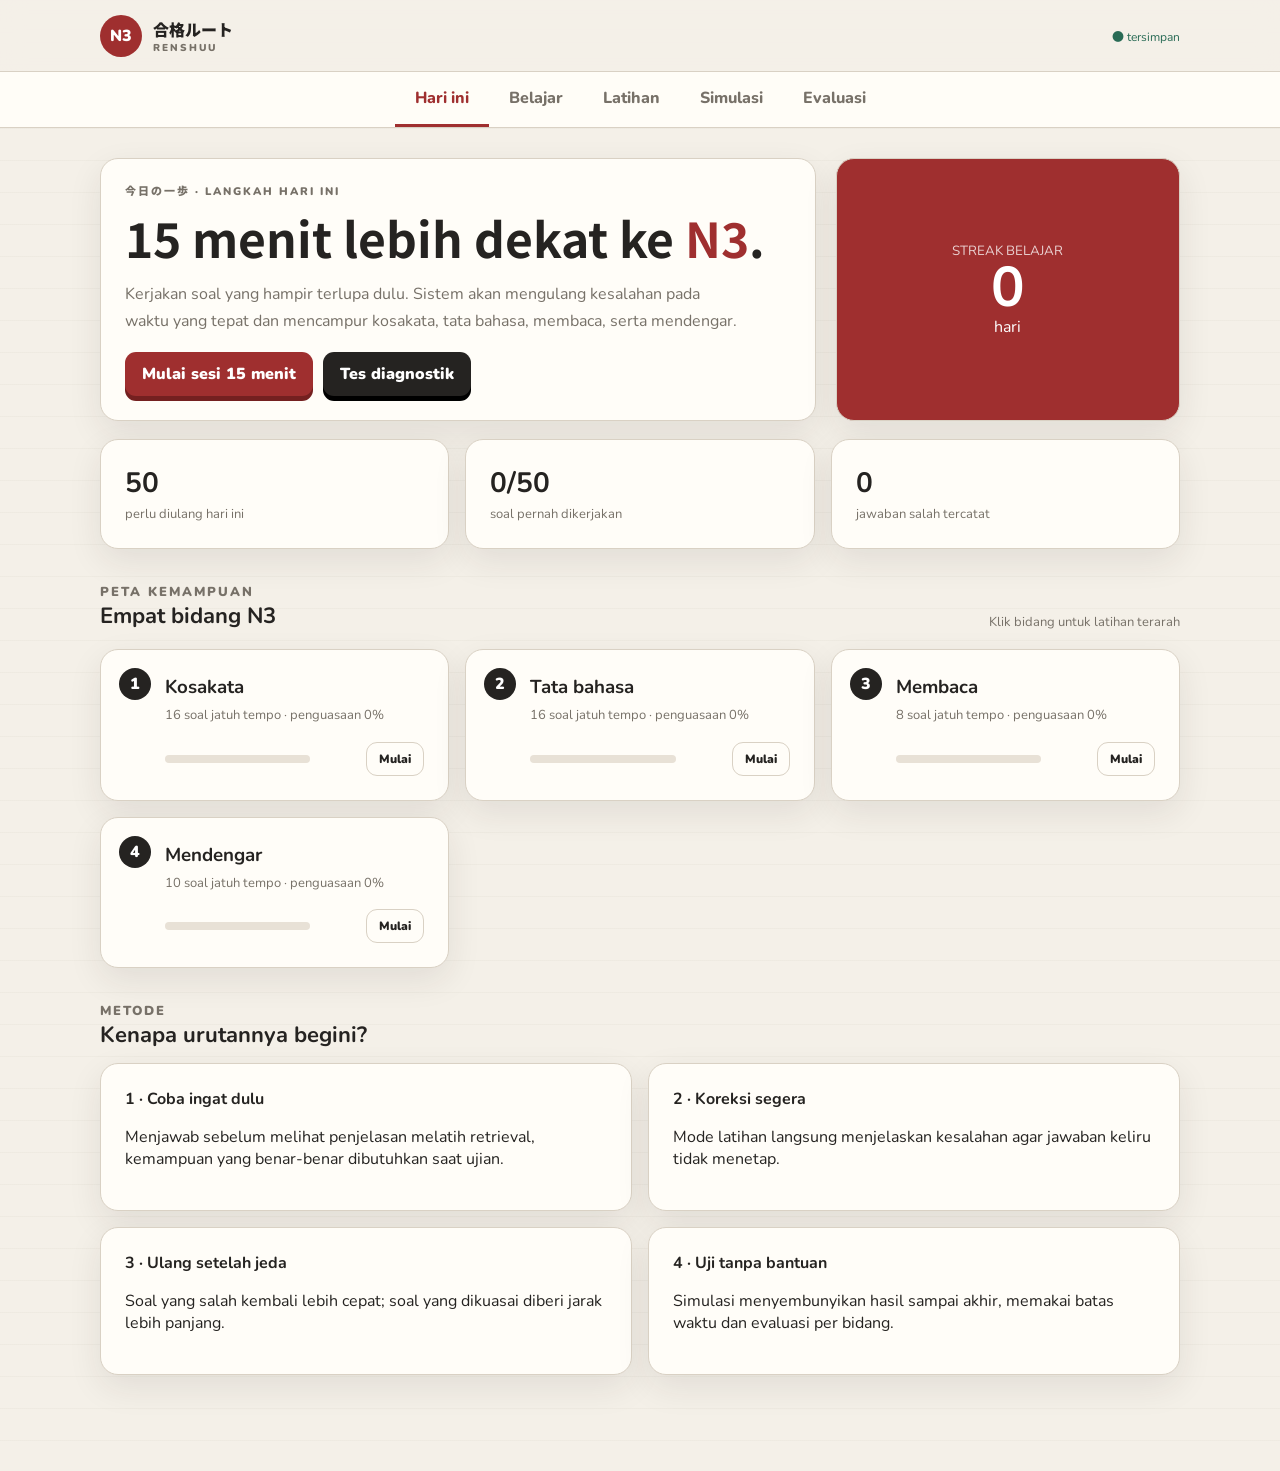
<file: n3.html>
<!doctype html>
<html lang="id">
<head>
  <meta charset="utf-8">
  <meta name="viewport" content="width=device-width,initial-scale=1,viewport-fit=cover">
  <meta name="theme-color" content="#9f2f2f">
  <meta name="description" content="Latihan JLPT N3 yang bisa dipasang dan dipakai offline.">
  <link rel="manifest" href="manifest.webmanifest">
  <link rel="icon" href="n3-icon.svg">
  <link rel="stylesheet" href="n3.css">
  <title>N3 合格ルート</title>
</head>
<body>
  <header class="topbar">
    <a class="brand" href="index.html"><span class="brand-mark">N3</span><span>合格ルート<small>Renshuu</small></span></a>
    <div class="top-actions"><span id="saveState" class="save-state">● tersimpan</span><button id="installBtn" class="button ghost" hidden>＋ Install</button></div>
  </header>
  <nav class="nav" aria-label="Navigasi utama">
    <button data-view="home" class="active">Hari ini</button><button data-view="learn">Belajar</button><button data-view="practice">Latihan</button><button data-view="mock">Simulasi</button><button data-view="review">Evaluasi</button>
  </nav>
  <main id="app" tabindex="-1"></main>
  <div id="termSheet" class="sheet" aria-hidden="true"><button class="sheet-backdrop" aria-label="Tutup"></button><section class="sheet-card" role="dialog" aria-modal="true"><button class="sheet-close" aria-label="Tutup">×</button><div id="termContent"></div></section></div>
  <div id="toast" class="toast" role="status"></div>
  <script src="n3-data.js"></script>
  <script src="n3-app.js"></script>
</body>
</html>
</file>
<file: n3.css>
@import url('https://fonts.googleapis.com/css2?family=Noto+Sans+JP:wght@400;500;700;900&family=Nunito:wght@500;600;700;800&display=swap');
:root{--paper:#f4f0e8;--paper2:#fffdf8;--ink:#252321;--muted:#777168;--line:#d9d1c4;--red:#9f2f2f;--red2:#742020;--green:#296b55;--gold:#d19532;--blue:#355c7d;--shadow:0 12px 34px rgba(46,36,29,.09)}
*{box-sizing:border-box}html{scroll-behavior:smooth}body{margin:0;background:var(--paper);color:var(--ink);font-family:Nunito,'Noto Sans JP',sans-serif;min-height:100vh;background-image:linear-gradient(rgba(115,94,67,.04) 1px,transparent 1px);background-size:100% 32px}button,input,select{font:inherit}.topbar{height:72px;padding:0 max(18px,calc((100vw - 1080px)/2));display:flex;align-items:center;justify-content:space-between;border-bottom:1px solid var(--line);background:rgba(244,240,232,.94);position:sticky;top:0;z-index:20;backdrop-filter:blur(12px)}.brand{display:flex;align-items:center;gap:11px;text-decoration:none;color:var(--ink);font-family:'Noto Sans JP';font-weight:900}.brand small{display:block;color:var(--muted);font-family:Nunito;font-size:10px;letter-spacing:2px;text-transform:uppercase}.brand-mark{width:42px;height:42px;border-radius:50%;display:grid;place-items:center;background:var(--red);color:white;font-family:Nunito;font-weight:900}.top-actions{display:flex;align-items:center;gap:10px}.save-state{font-size:12px;color:var(--green)}.nav{position:sticky;top:72px;z-index:19;background:rgba(255,253,248,.96);border-bottom:1px solid var(--line);display:flex;justify-content:center;overflow-x:auto;padding:0 12px}.nav button{border:0;background:none;padding:15px 20px;color:var(--muted);font-weight:800;white-space:nowrap;border-bottom:3px solid transparent;cursor:pointer}.nav button.active{color:var(--red);border-color:var(--red)}main{width:min(1080px,calc(100% - 32px));margin:30px auto 96px}.hero{display:grid;grid-template-columns:1.35fr .65fr;gap:20px}.card{background:var(--paper2);border:1px solid var(--line);border-radius:18px;padding:24px;box-shadow:var(--shadow)}.eyebrow{font-size:11px;letter-spacing:2px;text-transform:uppercase;color:var(--red);font-weight:900;margin:0 0 9px}.hero h1{font-family:'Noto Sans JP';font-size:clamp(28px,5vw,48px);line-height:1.15;margin:0 0 12px}.hero p{color:var(--muted);max-width:620px;line-height:1.65}.button{border:0;border-radius:11px;padding:11px 17px;font-weight:900;cursor:pointer;background:var(--red);color:white;box-shadow:0 5px 0 var(--red2)}.button:active{transform:translateY(3px);box-shadow:0 2px 0 var(--red2)}.button.secondary{background:var(--ink);box-shadow:0 5px 0 #000}.button.ghost{background:transparent;color:var(--ink);border:1px solid var(--line);box-shadow:none}.button.small{padding:8px 12px;font-size:12px}.actions{display:flex;gap:10px;flex-wrap:wrap;margin-top:18px}.streak{display:grid;place-content:center;text-align:center;background:var(--red);color:white}.streak strong{font-size:56px;line-height:1}.streak small{opacity:.78}.grid{display:grid;grid-template-columns:repeat(3,1fr);gap:16px;margin-top:18px}.metric strong{font-size:28px;display:block}.metric span{font-size:13px;color:var(--muted)}.section-head{display:flex;justify-content:space-between;align-items:end;gap:16px;margin:34px 0 13px}.section-head h2{margin:0;font-size:22px}.section-head p{margin:0;color:var(--muted);font-size:13px}.progress{height:8px;background:#e8e1d6;border-radius:10px;overflow:hidden}.progress span{display:block;height:100%;background:var(--red);border-radius:inherit}.route-card{position:relative;padding-left:64px}.route-card .num{position:absolute;left:18px;top:18px;width:32px;height:32px;border-radius:50%;display:grid;place-items:center;background:var(--ink);color:white;font-weight:900}.route-card h3{margin:0 0 6px}.route-card p{margin:0;color:var(--muted);line-height:1.5;font-size:13px}.route-card footer{margin-top:16px;display:flex;justify-content:space-between;align-items:center}.pill{display:inline-flex;padding:4px 9px;border-radius:99px;background:#eee7db;color:var(--muted);font-size:11px;font-weight:800}.resume{border-left:5px solid var(--gold);display:flex;justify-content:space-between;align-items:center;gap:15px;margin-bottom:18px}.mode-grid{display:grid;grid-template-columns:repeat(2,1fr);gap:16px}.mode-card{cursor:pointer;transition:.2s}.mode-card:hover{transform:translateY(-2px);border-color:var(--red)}.mode-card h3{margin:9px 0 5px}.mode-card p{color:var(--muted);font-size:13px;line-height:1.5}.mode-icon{font-size:24px}.quiz-shell{max-width:800px;margin:auto}.quiz-top{display:flex;justify-content:space-between;align-items:center;margin-bottom:14px;color:var(--muted);font-size:13px}.question{font-family:'Noto Sans JP';font-size:clamp(18px,3vw,25px);line-height:1.9;white-space:pre-wrap}.passage{background:#f1ebdf;padding:18px;border-left:4px solid var(--gold);font-size:16px;line-height:2;margin-bottom:16px}.term{border:0;border-bottom:2px dotted var(--red);background:transparent;color:inherit;font:inherit;padding:0 1px;cursor:pointer}.options{display:grid;gap:10px;margin-top:22px}.option{border:1px solid var(--line);background:white;border-radius:12px;padding:15px;text-align:left;cursor:pointer;display:flex;gap:12px;align-items:flex-start}.option:hover{border-color:var(--red)}.option.selected{border:2px solid var(--blue);background:#eef4f8}.option.correct{border:2px solid var(--green);background:#edf7f1}.option.wrong{border:2px solid var(--red);background:#fff0ef}.option-key{width:26px;height:26px;border-radius:50%;display:grid;place-items:center;background:#eee7db;flex:none;font-weight:900}.explanation{margin-top:18px;border-left:5px solid var(--green);background:#edf7f1;padding:16px;border-radius:8px;line-height:1.65}.quiz-footer{display:flex;justify-content:space-between;gap:12px;margin-top:20px}.timer{font-variant-numeric:tabular-nums;font-weight:900;color:var(--red)}.mock-warning{background:#fff4d9;border:1px solid #e8c471;border-radius:12px;padding:14px;margin-bottom:15px}.score-ring{width:150px;height:150px;border-radius:50%;margin:auto;display:grid;place-items:center;background:conic-gradient(var(--green) var(--score),#e5ded2 0);position:relative}.score-ring:after{content:'';position:absolute;inset:13px;background:var(--paper2);border-radius:50%}.score-ring strong{z-index:1;font-size:34px}.breakdown{display:grid;grid-template-columns:repeat(3,1fr);gap:12px;margin:20px 0}.breakdown .card{text-align:center;padding:15px;box-shadow:none}.breakdown strong{font-size:25px;display:block}.error-item{border-bottom:1px solid var(--line);padding:15px 0}.error-item:last-child{border:0}.error-item h4{margin:0 0 6px;font-family:'Noto Sans JP'}.error-item p{margin:3px 0;color:var(--muted);font-size:13px}.source-list li{margin:10px 0;line-height:1.5}.source-list a{color:var(--red)}.sheet{position:fixed;inset:0;z-index:50;display:none}.sheet.open{display:block}.sheet-backdrop{position:absolute;inset:0;background:rgba(20,16,13,.54);border:0;width:100%}.sheet-card{position:absolute;right:0;top:0;bottom:0;width:min(420px,92vw);background:var(--paper2);padding:30px;overflow:auto;box-shadow:-10px 0 40px rgba(0,0,0,.2)}.sheet-close{position:absolute;right:16px;top:12px;border:0;background:none;font-size:28px;cursor:pointer}.term-big{font-family:'Noto Sans JP';font-size:42px;font-weight:900}.reading{color:var(--red);font-family:'Noto Sans JP';font-size:18px}.example{background:var(--paper);padding:15px;border-radius:10px;line-height:1.7}.toast{position:fixed;bottom:22px;left:50%;transform:translate(-50%,80px);opacity:0;background:var(--ink);color:white;padding:11px 17px;border-radius:99px;z-index:80;transition:.25s}.toast.show{transform:translate(-50%,0);opacity:1}.empty{text-align:center;padding:50px 20px;color:var(--muted)}.hidden{display:none!important}
@media(max-width:760px){.hero,.grid,.mode-grid{grid-template-columns:1fr}.streak{min-height:180px}.nav{justify-content:flex-start}.nav button{padding:13px 15px;font-size:13px}main{width:min(100% - 22px,1080px);margin-top:18px}.card{padding:19px}.breakdown{grid-template-columns:1fr}.topbar{height:62px}.nav{top:62px}.save-state{display:none}.quiz-footer{position:sticky;bottom:10px;background:rgba(244,240,232,.92);padding:10px;border-radius:13px}.resume{align-items:flex-start;flex-direction:column}}
@media(prefers-reduced-motion:reduce){*{scroll-behavior:auto!important;transition:none!important}}
</file>
